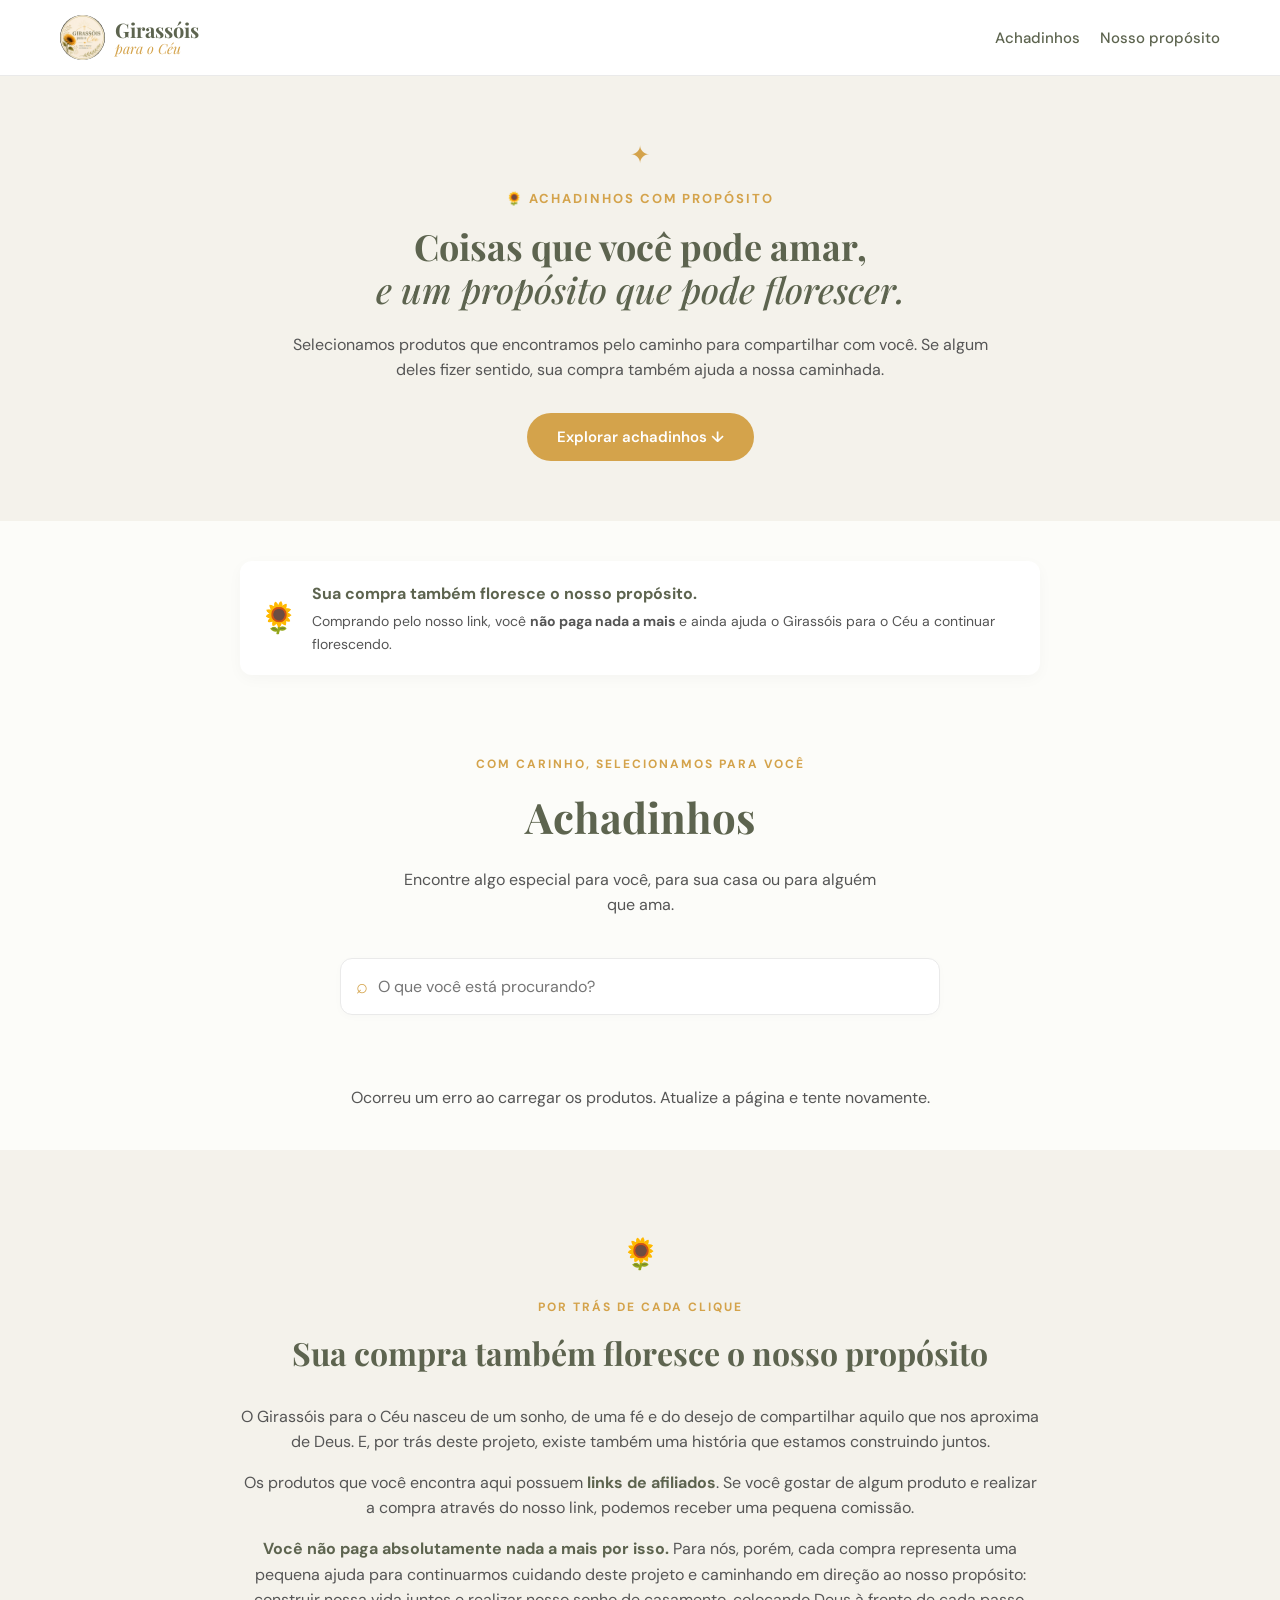
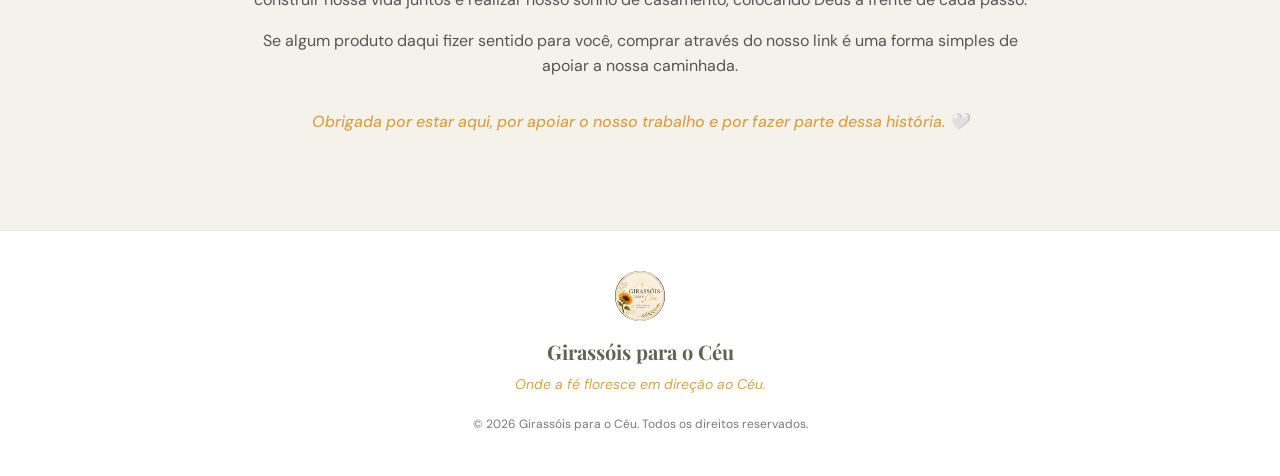
<file: index.html>
<!DOCTYPE html>
<html lang="pt-BR">
<head>
  <meta charset="UTF-8">
  <meta name="viewport" content="width=device-width, initial-scale=1.0">
  <meta name="description" content="Achadinhos do Girassóis para o Céu — produtos que florescem com propósito.">
  <title>Girassóis para o Céu | Achadinhos</title>

  <link rel="preconnect" href="https://fonts.googleapis.com">
  <link rel="preconnect" href="https://fonts.gstatic.com" crossorigin>
  <link href="https://fonts.googleapis.com/css2?family=Cormorant+Garamond:wght@400;500;600;700&family=DM+Sans:wght@400;500;600;700&family=Playfair+Display:wght@500;600;700&display=swap" rel="stylesheet">

  <link rel="stylesheet" href="style.css">
</head>
<body>
  <header class="site-header">
    <div class="header-inner">
      <a class="brand" href="#" aria-label="Girassóis para o Céu - início">
        <img src="imagens/logo-girassois.png" alt="Girassóis para o Céu">
        <div class="brand-copy">
          <strong>Girassóis</strong>
          <span>para o Céu</span>
        </div>
      </a>

      <nav class="main-nav" aria-label="Navegação principal">
        <a href="#achadinhos">Achadinhos</a>
        <a href="#sobre">Nosso propósito</a>
      </nav>
    </div>
  </header>

  <main>
    <section class="hero">
      <div class="hero-decoration hero-sun">✦</div>
      <div class="hero-content">
        <span class="eyebrow">🌻 achadinhos com propósito</span>
        <h1>Coisas que você pode amar,<br><em>e um propósito que pode florescer.</em></h1>
        <p>
          Selecionamos produtos que encontramos pelo caminho para compartilhar
          com você. Se algum deles fizer sentido, sua compra também ajuda a nossa caminhada.
        </p>

        <a class="hero-button" href="#achadinhos">
          Explorar achadinhos <span>↓</span>
        </a>
      </div>
    </section>

    <section class="support-note" aria-label="Como sua compra ajuda">
      <div class="note-icon">🌻</div>
      <div>
        <strong>Sua compra também floresce o nosso propósito.</strong>
        <p>
          Comprando pelo nosso link, você <b>não paga nada a mais</b> e ainda ajuda
          o Girassóis para o Céu a continuar florescendo.
        </p>
      </div>
    </section>

    <section class="catalog" id="achadinhos">
      <div class="section-heading">
        <span class="section-kicker">com carinho, selecionamos para você</span>
        <h2>Achadinhos</h2>
        <p>Encontre algo especial para você, para sua casa ou para alguém que ama.</p>
      </div>

      <div class="catalog-tools">
        <label class="search-box">
          <span aria-hidden="true">⌕</span>
          <input id="searchInput" type="search" placeholder="O que você está procurando?" autocomplete="off">
          <button id="clearSearch" type="button" aria-label="Limpar busca">×</button>
        </label>
        <div class="category-list" id="categoryList" aria-label="Categorias"></div>
      </div>

      <div class="results-meta">
        <span id="resultsCount"></span>
      </div>

      <!-- Adicionado um texto de carregamento inicial -->
      <div class="products-grid" id="productsGrid">
        <div id="loadingMessage" style="text-align: center; grid-column: 1 / -1; padding: 40px; color: #666;">
          <span style="display: block; font-size: 24px; margin-bottom: 10px;">🌻</span>
          Carregando achadinhos...
        </div>
      </div>

      <div class="empty-state" id="emptyState" hidden>
        <div class="empty-flower">🌻</div>
        <h3>Nenhum achadinho encontrado</h3>
        <p>Tente buscar por outro termo ou escolha uma categoria diferente.</p>
        <button id="resetFilters" type="button">Limpar filtros</button>
      </div>
    </section>

    <section class="purpose" id="sobre">
      <div class="purpose-inner">
        <div class="purpose-flower">🌻</div>
        <div>
          <span class="section-kicker">por trás de cada clique</span>
          <h2>Sua compra também floresce o nosso propósito</h2>
          <p>
            O Girassóis para o Céu nasceu de um sonho, de uma fé e do desejo de
            compartilhar aquilo que nos aproxima de Deus. E, por trás deste projeto,
            existe também uma história que estamos construindo juntos.
          </p>
          <p>
            Os produtos que você encontra aqui possuem <strong>links de afiliados</strong>.
            Se você gostar de algum produto e realizar a compra através do nosso link,
            podemos receber uma pequena comissão.
          </p>
          <p>
            <strong>Você não paga absolutamente nada a mais por isso.</strong>
            Para nós, porém, cada compra representa uma pequena ajuda para continuarmos
            cuidando deste projeto e caminhando em direção ao nosso propósito:
            construir nossa vida juntos e realizar nosso sonho de casamento,
            colocando Deus à frente de cada passo.
          </p>
          <p>
            Se algum produto daqui fizer sentido para você, comprar através do nosso
            link é uma forma simples de apoiar a nossa caminhada.
          </p>
          <p class="purpose-thanks">
            Obrigada por estar aqui, por apoiar o nosso trabalho e por fazer parte dessa história. 🤍
          </p>
        </div>
      </div>
    </section>
  </main>

  <footer class="site-footer">
    <img src="imagens/logo-girassois.png" alt="" class="footer-logo">
    <div>
      <strong>Girassóis para o Céu</strong>
      <p>Onde a fé floresce em direção ao Céu.</p>
      <small>© <span id="year"></span> Girassóis para o Céu. Todos os direitos reservados.</small>
    </div>
  </footer>

  <!-- Script produtos.js removido. Agora usamos apenas o script.js com a API -->
  <script src="script.js"></script>
</body>
</html>
</file>
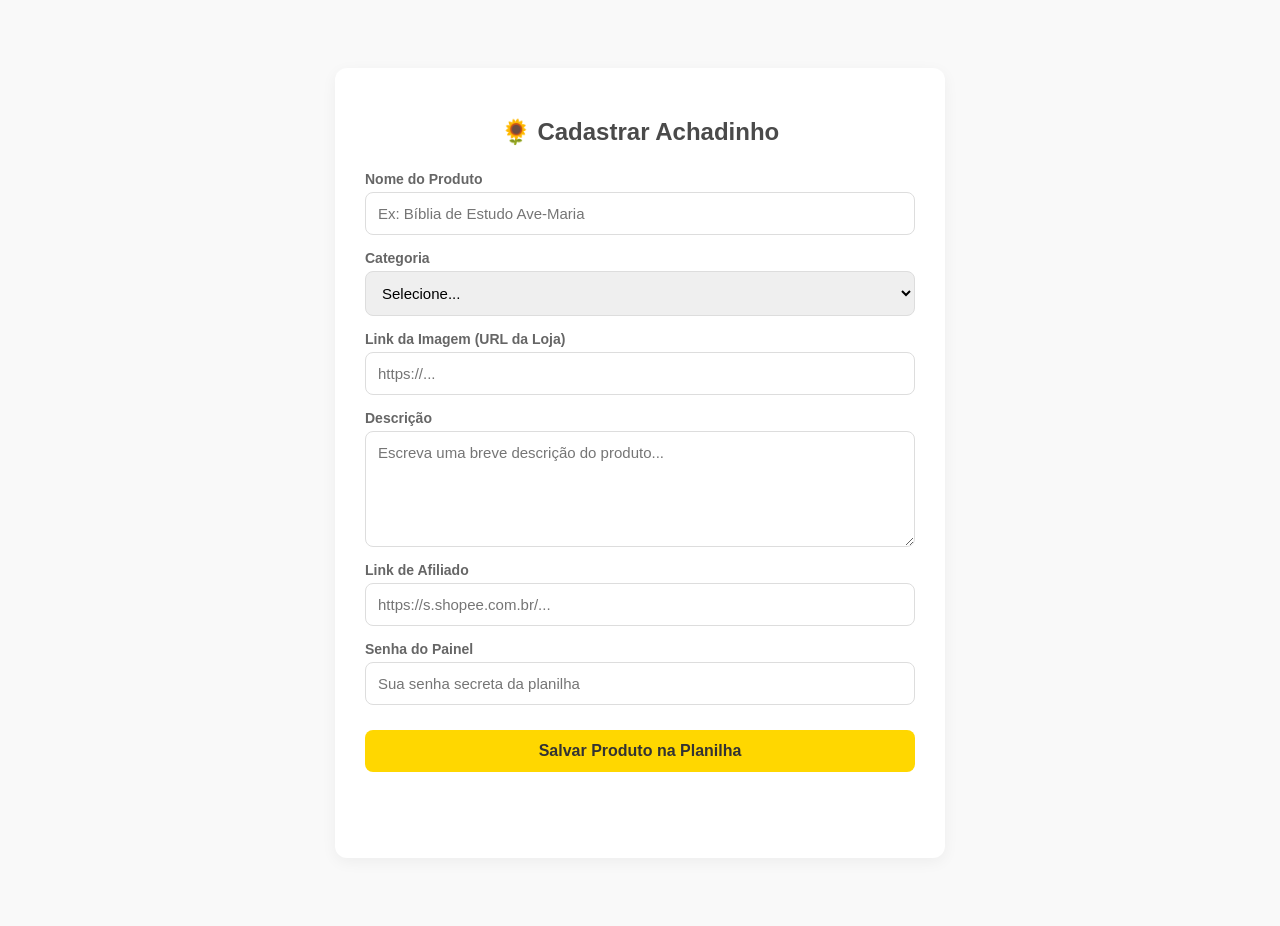
<file: painel.html>
<!DOCTYPE html>
<html lang="pt-BR">
<head>
  <meta charset="UTF-8">
  <meta name="viewport" content="width=device-width, initial-scale=1.0">
  <title>Painel de Cadastro - Achadinhos</title>
  <style>
    body { 
      font-family: 'Segoe UI', Tahoma, Geneva, Verdana, sans-serif; 
      background-color: #f9f9f9;
      color: #333;
      padding: 20px;
    }
    .container {
      max-width: 550px; 
      margin: 40px auto; 
      background: #fff;
      padding: 30px;
      border-radius: 12px;
      box-shadow: 0 4px 15px rgba(0,0,0,0.05);
    }
    h2 {
      text-align: center;
      color: #4a4a4a;
      margin-bottom: 25px;
    }
    form { 
      display: flex; 
      flex-direction: column; 
      gap: 15px; 
    }
    label {
      font-size: 14px;
      font-weight: 600;
      margin-bottom: -10px;
      color: #666;
    }
    input, select, textarea, button { 
      padding: 12px; 
      font-size: 15px; 
      border: 1px solid #ddd; 
      border-radius: 8px; 
      outline: none;
      transition: border-color 0.3s;
    }
    input:focus, select:focus, textarea:focus {
      border-color: #ffd700;
    }
    textarea { 
      resize: vertical; 
      min-height: 90px; 
      font-family: inherit;
    }
    button { 
      background-color: #ffd700; 
      color: #333;
      font-weight: bold; 
      font-size: 16px;
      cursor: pointer; 
      border: none; 
      margin-top: 10px;
      transition: background-color 0.3s;
      padding: 12px;
      border-radius: 8px;
    }
    button:hover { 
      background-color: #e6c200; 
    }
    button:disabled {
      background-color: #ccc;
      cursor: not-allowed;
    }
    #mensagem {
      text-align: center;
      margin-top: 20px;
      font-weight: bold;
      min-height: 20px;
    }
  </style>
</head>
<body>

  <div class="container">
    <h2>🌻 Cadastrar Achadinho</h2>
    
    <form id="formProduto">
      <label for="nome">Nome do Produto</label>
      <input type="text" id="nome" placeholder="Ex: Bíblia de Estudo Ave-Maria" required>
      
            <label for="categoria">Categoria</label>
      <select id="categoria" required>
        <option value="">Selecione...</option>
        <option value="Devoção">Devoção</option>
        <option value="Casa">Casa</option>
        <option value="Presentes">Presentes</option>
        <option value="Moda">Moda</option>
        <option value="Utilidades">Utilidades</option>
      </select>
      
      <label for="imagem">Link da Imagem (URL da Loja)</label>
      <input type="url" id="imagem" placeholder="https://..." required>
      
      <label for="descricao">Descrição</label>
      <textarea id="descricao" placeholder="Escreva uma breve descrição do produto..." required></textarea>
      
      <label for="link">Link de Afiliado</label>
      <input type="url" id="link" placeholder="https://s.shopee.com.br/..." required>
      
      <label for="senha">Senha do Painel</label>
      <input type="password" id="senha" placeholder="Sua senha secreta da planilha" required>
      
      <button type="submit" id="btnSalvar">Salvar Produto na Planilha</button>
    </form>

    <p id="mensagem"></p>
  </div>

  <script>
    // Sua URL atualizada do Google Apps Script
    const API_URL = "https://script.google.com/macros/s/AKfycbz1ZBE8fHeQpF4w8tn85nbhLpn_YOpa_Leg5tm53NoISLOOxM7oTnnZDekWJlb0TIVU/exec";

    document.getElementById('formProduto').addEventListener('submit', async (e) => {
      e.preventDefault();
      
      const btn = document.getElementById('btnSalvar');
      const msg = document.getElementById('mensagem');
      
      btn.disabled = true;
      msg.textContent = "⏳ Salvando na planilha...";
      msg.style.color = "#666";

      const produto = {
        nome: document.getElementById('nome').value,
        categoria: document.getElementById('categoria').value,
        imagem: document.getElementById('imagem').value,
        descricao: document.getElementById('descricao').value,
        link: document.getElementById('link').value,
        senha: document.getElementById('senha').value
      };

      try {
        const response = await fetch(API_URL, {
          method: 'POST',
          headers: {
            "Content-Type": "text/plain;charset=utf-8",
          },
          body: JSON.stringify(produto)
        });

        const result = await response.json();

        if (result.status === 'sucesso') {
          msg.textContent = "✅ Achadinho salvo com sucesso!";
          msg.style.color = "green";
          document.getElementById('formProduto').reset();
        } else {
          msg.textContent = "❌ Erro: " + result.message;
          msg.style.color = "red";
        }
      } catch (err) {
        msg.textContent = "✅ Produto enviado! (Verifique a planilha)";
        msg.style.color = "green";
        document.getElementById('formProduto').reset();
        console.error("Detalhe:", err);
      } finally {
        btn.disabled = false;
        setTimeout(() => { msg.textContent = ""; }, 5000);
      }
    });
  </script>
</body>
</html>
</file>
<file: style.css>
/* =========================================
   VARIÁVEIS E RESET
   ========================================= */
:root {
  /* Paleta de Cores baseada no print */
  --color-primary: #d4a34b; /* Dourado dos botões e destaques */
  --color-primary-hover: #b88a38;
  --color-heading: #5d644f; /* Verde-oliva escuro dos títulos */
  --color-text: #555555;
  --color-text-light: #777777;
  --color-bg: #fcfcf9; /* Fundo off-white principal */
  --color-bg-alt: #f4f2eb; /* Fundo alternativo mais quentinho */
  --color-white: #ffffff;
  --color-border: #eaeaea;

  /* Fontes */
  --font-heading: 'Playfair Display', 'Cormorant Garamond', serif;
  --font-body: 'DM Sans', sans-serif;
}

* {
  margin: 0;
  padding: 0;
  box-sizing: border-box;
}

html {
  scroll-behavior: smooth;
}

body {
  font-family: var(--font-body);
  color: var(--color-text);
  background-color: var(--color-bg);
  line-height: 1.6;
  -webkit-font-smoothing: antialiased;
}

img {
  max-width: 100%;
  display: block;
}

a {
  text-decoration: none;
  color: inherit;
}

/* =========================================
   CABEÇALHO (HEADER)
   ========================================= */
.site-header {
  background-color: var(--color-white);
  border-bottom: 1px solid var(--color-border);
  position: sticky;
  top: 0;
  z-index: 100;
}

.header-inner {
  max-width: 1200px;
  margin: 0 auto;
  padding: 15px 20px;
  display: flex;
  justify-content: space-between;
  align-items: center;
}

.brand {
  display: flex;
  align-items: center;
  gap: 10px;
}

.brand img {
  width: 45px;
  height: 45px;
  border-radius: 50%;
}

.brand-copy {
  display: flex;
  flex-direction: column;
  line-height: 1.1;
}

.brand-copy strong {
  font-family: var(--font-heading);
  font-size: 20px;
  color: var(--color-heading);
  font-weight: 700;
}

.brand-copy span {
  font-family: var(--font-heading);
  font-size: 14px;
  color: var(--color-primary);
  font-style: italic;
}

.main-nav {
  display: flex;
  gap: 20px;
}

.main-nav a {
  font-size: 15px;
  font-weight: 500;
  color: var(--color-heading);
  transition: color 0.3s;
}

.main-nav a:hover {
  color: var(--color-primary);
}

/* =========================================
   HERO SECTION (TOPO)
   ========================================= */
.hero {
  background-color: var(--color-bg-alt);
  padding: 60px 20px;
  text-align: center;
  position: relative;
}

.hero-sun {
  color: var(--color-primary);
  font-size: 24px;
  margin-bottom: 15px;
}

.hero-content {
  max-width: 700px;
  margin: 0 auto;
}

.eyebrow {
  display: block;
  font-size: 13px;
  text-transform: uppercase;
  letter-spacing: 2px;
  color: var(--color-primary);
  font-weight: 700;
  margin-bottom: 15px;
}

.hero h1 {
  font-family: var(--font-heading);
  font-size: 36px;
  color: var(--color-heading);
  line-height: 1.2;
  margin-bottom: 20px;
}

.hero h1 em {
  font-style: italic;
  font-weight: 500;
}

.hero p {
  font-size: 16px;
  margin-bottom: 30px;
  color: var(--color-text);
}

.hero-button {
  display: inline-block;
  background-color: var(--color-primary);
  color: var(--color-white);
  padding: 12px 30px;
  border-radius: 50px;
  font-weight: 600;
  font-size: 15px;
  transition: background-color 0.3s;
}

.hero-button:hover {
  background-color: var(--color-primary-hover);
}

/* =========================================
   NOTA DE APOIO (SUPPORT NOTE)
   ========================================= */
.support-note {
  max-width: 800px;
  margin: 40px auto;
  padding: 20px;
  background-color: var(--color-white);
  border-radius: 12px;
  box-shadow: 0 4px 15px rgba(0,0,0,0.03);
  display: flex;
  align-items: center;
  gap: 15px;
}

.support-note .note-icon {
  font-size: 30px;
}

.support-note strong {
  display: block;
  color: var(--color-heading);
  font-size: 16px;
  margin-bottom: 4px;
}

.support-note p {
  font-size: 14px;
}

/* =========================================
   CATÁLOGO / ACHADINHOS
   ========================================= */
.catalog {
  max-width: 1200px;
  margin: 0 auto;
  padding: 40px 20px;
}

.section-heading {
  text-align: center;
  margin-bottom: 40px;
}

.section-kicker {
  display: block;
  font-size: 12px;
  text-transform: uppercase;
  letter-spacing: 2px;
  color: var(--color-primary);
  font-weight: 700;
  margin-bottom: 10px;
}

.section-heading h2 {
  font-family: var(--font-heading);
  font-size: 42px;
  color: var(--color-heading);
  margin-bottom: 15px;
}

.section-heading p {
  font-size: 16px;
  max-width: 500px;
  margin: 0 auto;
}

/* =========================================
   FERRAMENTAS (BUSCA E CATEGORIAS)
   ========================================= */
.catalog-tools {
  margin-bottom: 30px;
}

.search-box {
  display: flex;
  align-items: center;
  background: var(--color-white);
  border: 1px solid var(--color-border);
  border-radius: 12px;
  padding: 5px 15px;
  max-width: 600px;
  margin: 0 auto 30px auto;
  box-shadow: 0 2px 8px rgba(0,0,0,0.02);
}

.search-box span {
  color: var(--color-primary);
  font-size: 20px;
  margin-right: 10px;
}

.search-box input {
  flex: 1;
  border: none;
  padding: 12px 0;
  font-size: 16px;
  outline: none;
  font-family: inherit;
  color: var(--color-text);
  background: transparent;
}

#clearSearch {
  background: none;
  border: none;
  font-size: 24px;
  color: #ccc;
  cursor: pointer;
  display: none;
}

/* =========================================
   LISTA DE CATEGORIAS (ESTILO PÍLULA)
   ========================================= */
.category-list {
  display: flex;
  flex-wrap: nowrap;
  gap: 12px;
  overflow-x: auto;
  padding-bottom: 10px;
  margin-bottom: 20px;
  -ms-overflow-style: none;
  scrollbar-width: none;
}

.category-list::-webkit-scrollbar {
  display: none; 
}

.category-list button {
  white-space: nowrap;
  flex-shrink: 0;
  padding: 10px 24px;
  border-radius: 50px;
  border: 1px solid var(--color-border);
  background-color: var(--color-white);
  color: var(--color-text);
  font-family: inherit;
  font-size: 14px;
  font-weight: 500;
  cursor: pointer;
  transition: all 0.3s ease;
}

.category-list button:hover {
  background-color: var(--color-bg-alt);
  border-color: #ccc;
}

.category-list button.active {
  background-color: var(--color-primary);
  color: var(--color-white);
  border-color: var(--color-primary);
  font-weight: 600;
}

/* =========================================
   GRID DE PRODUTOS
   ========================================= */
.results-meta {
  font-size: 13px;
  color: var(--color-text-light);
  margin-bottom: 20px;
}

.products-grid {
  display: grid;
  grid-template-columns: repeat(auto-fill, minmax(260px, 1fr));
  gap: 25px;
}

/* =========================================
   CARDS DE PRODUTOS
   ========================================= */
.product-card {
  background-color: var(--color-white);
  border-radius: 16px;
  overflow: hidden;
  box-shadow: 0 4px 12px rgba(0,0,0,0.04);
  display: flex;
  flex-direction: column;
  transition: transform 0.3s, box-shadow 0.3s;
  border: 1px solid var(--color-border);
}

.product-card:hover {
  transform: translateY(-5px);
  box-shadow: 0 8px 20px rgba(0,0,0,0.08);
}

.product-image {
  width: 100%;
  aspect-ratio: 1 / 1;
  object-fit: cover;
  background-color: #f0f0f0;
}

.product-info {
  padding: 20px;
  display: flex;
  flex-direction: column;
  flex-grow: 1;
}

.product-category {
  font-size: 10px;
  text-transform: uppercase;
  letter-spacing: 1.5px;
  color: var(--color-primary);
  font-weight: 700;
  margin-bottom: 8px;
}

.product-title {
  font-family: var(--font-heading);
  font-size: 22px;
  color: var(--color-heading);
  line-height: 1.2;
  margin-bottom: 12px;
}

.product-desc {
  font-size: 14px;
  color: var(--color-text);
  margin-bottom: 20px;
  flex-grow: 1;
}

.product-link {
  display: block;
  text-align: center;
  background-color: var(--color-primary);
  color: var(--color-white);
  padding: 12px;
  border-radius: 8px;
  font-size: 14px;
  font-weight: 700;
  transition: background-color 0.3s;
  margin-top: auto;
}

.product-link span {
  margin-left: 5px;
}

.product-link:hover {
  background-color: var(--color-primary-hover);
}

/* =========================================
   ESTADO VAZIO (NENHUM RESULTADO)
   ========================================= */
.empty-state {
  text-align: center;
  padding: 60px 20px;
  grid-column: 1 / -1;
}

.empty-flower {
  font-size: 40px;
  margin-bottom: 15px;
}

.empty-state h3 {
  font-family: var(--font-heading);
  font-size: 24px;
  color: var(--color-heading);
  margin-bottom: 10px;
}

.empty-state p {
  margin-bottom: 20px;
}

#resetFilters {
  background-color: var(--color-heading);
  color: var(--color-white);
  border: none;
  padding: 10px 24px;
  border-radius: 50px;
  font-size: 14px;
  cursor: pointer;
  transition: background-color 0.3s;
}

#resetFilters:hover {
  background-color: #444a3a;
}

/* =========================================
   SEÇÃO "NOSSO PROPÓSITO"
   ========================================= */
.purpose {
  background-color: var(--color-bg-alt);
  padding: 80px 20px;
}

.purpose-inner {
  max-width: 800px;
  margin: 0 auto;
  text-align: center;
}

.purpose-flower {
  font-size: 30px;
  margin-bottom: 20px;
}

.purpose h2 {
  font-family: var(--font-heading);
  font-size: 32px;
  color: var(--color-heading);
  margin-bottom: 25px;
}

.purpose p {
  margin-bottom: 15px;
  font-size: 16px;
}

.purpose strong {
  color: var(--color-heading);
}

.purpose-thanks {
  margin-top: 30px;
  font-style: italic;
  font-weight: 500;
  color: var(--color-primary);
}

/* =========================================
   RODAPÉ (FOOTER)
   ========================================= */
.site-footer {
  background-color: var(--color-white);
  text-align: center;
  padding: 40px 20px;
  border-top: 1px solid var(--color-border);
}

.footer-logo {
  width: 50px;
  height: 50px;
  border-radius: 50%;
  margin: 0 auto 15px auto;
}

.site-footer strong {
  display: block;
  font-family: var(--font-heading);
  font-size: 20px;
  color: var(--color-heading);
  margin-bottom: 5px;
}

.site-footer p {
  font-size: 14px;
  color: var(--color-primary);
  font-style: italic;
  margin-bottom: 15px;
}

.site-footer small {
  font-size: 12px;
  color: var(--color-text-light);
}

/* =========================================
   RESPONSIVO (CELULARES)
   ========================================= */
@media (max-width: 768px) {
  .hero h1 {
    font-size: 28px;
  }
  
  .section-heading h2 {
    font-size: 32px;
  }
  
  .products-grid {
    grid-template-columns: repeat(auto-fill, minmax(160px, 1fr));
    gap: 15px;
  }

  .product-info {
    padding: 15px;
  }

  .product-title {
    font-size: 18px;
  }
  
  .main-nav {
    display: none; /* Oculta a navegação principal em telas muito pequenas para não quebrar o layout */
  }
}
</file>
